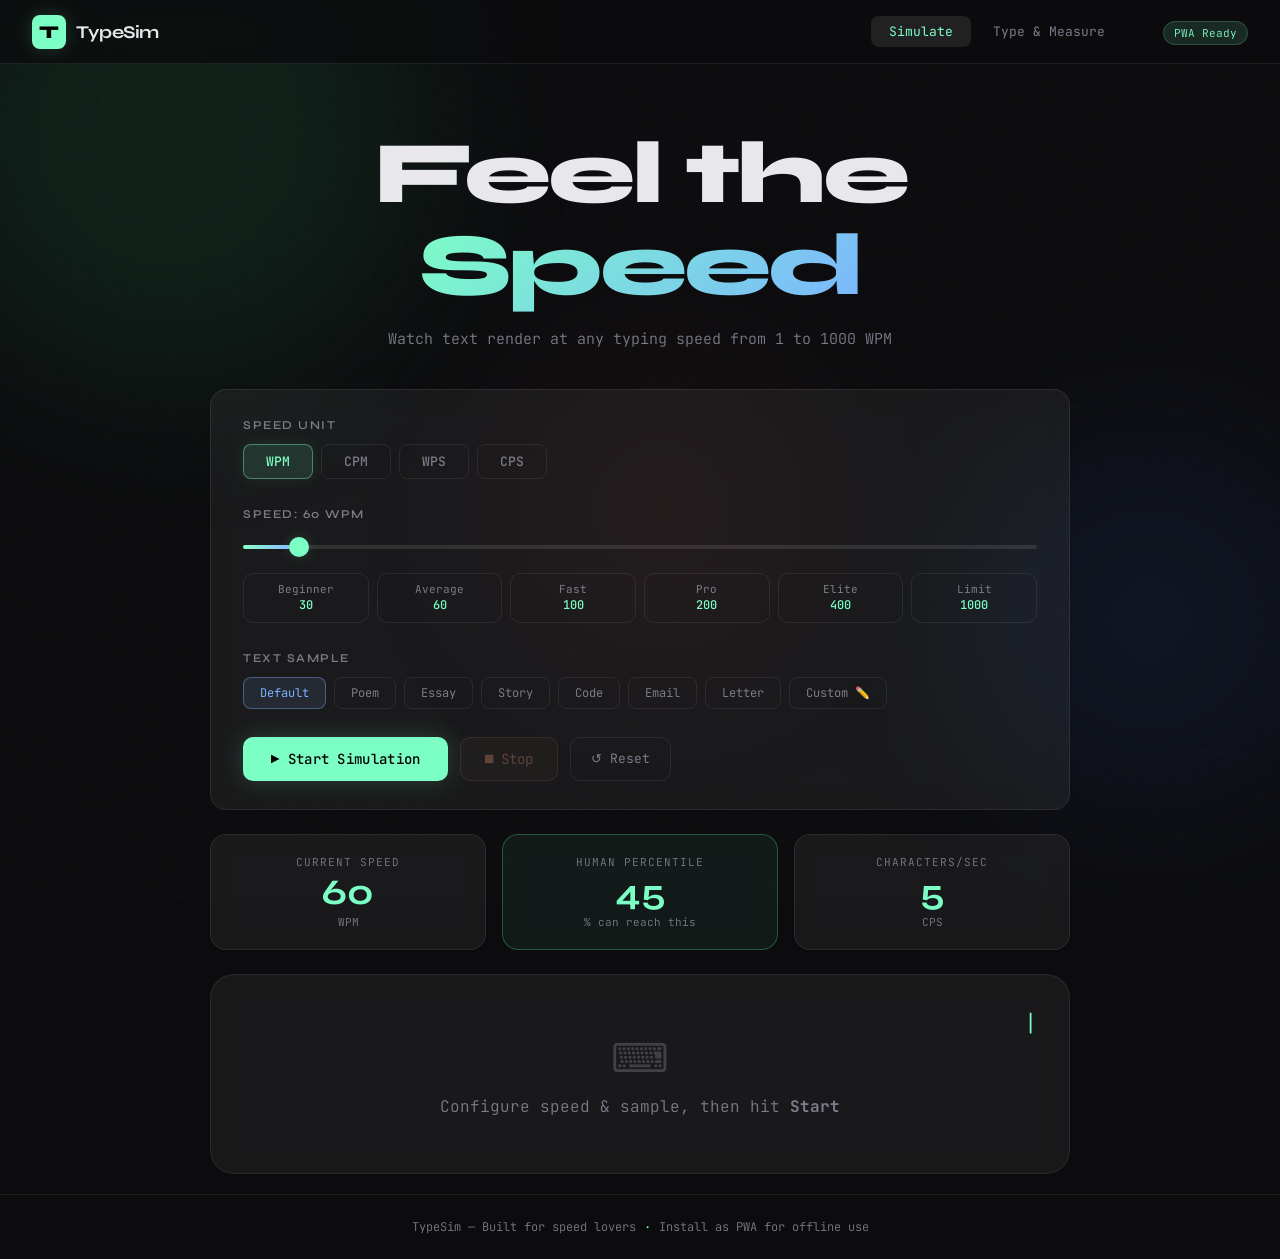
<file: index.html>
<!DOCTYPE html>
<html lang="en">
<head>
  <meta charset="UTF-8" />
  <meta name="viewport" content="width=device-width, initial-scale=1.0" />
  <title>TypeSim — Feel the Speed</title>
  <meta name="description" content="Simulate any typing speed and measure your own. Visual WPM, CPM, WPS, CPS simulator." />
  <meta name="theme-color" content="#0f0f0f" />
  <meta name="google-site-verification" content="-5QScHs_n0g-t5EAg67S8zWoS-ji0EHqELTJDpR5xDc" />
  <link rel="manifest" href="manifest.json" />
  <link rel="apple-touch-icon" href="icons/icon-192.png" />
  <link rel="preconnect" href="https://fonts.googleapis.com" />
  <link rel="preconnect" href="https://fonts.gstatic.com" crossorigin />
  <link href="https://fonts.googleapis.com/css2?family=Syne:wght@400;600;700;800&family=JetBrains+Mono:ital,wght@0,300;0,400;0,500;1,300&display=swap" rel="stylesheet" />
  <link rel="stylesheet" href="style.css" />
</head>
<body>
  <div class="grain"></div>
  <div class="bg-orbs">
    <div class="orb orb-1"></div>
    <div class="orb orb-2"></div>
    <div class="orb orb-3"></div>
  </div>

  <header class="header">
    <div class="logo">
      <span class="logo-mark">T</span>
      <span class="logo-text">TypeSim</span>
    </div>
    <nav class="tabs">
      <button class="tab active" data-tab="simulate">Simulate</button>
      <button class="tab" data-tab="type">Type & Measure</button>
    </nav>
    <div class="header-right">
      <span class="badge">PWA Ready</span>
    </div>
  </header>

  <!-- ───────────── SIMULATE TAB ───────────── -->
  <main id="tab-simulate" class="tab-content active">
    <section class="hero">
      <h1 class="hero-title">Feel the<br/><em>Speed</em></h1>
      <p class="hero-sub">Watch text render at any typing speed from 1 to 1000 WPM</p>
    </section>

    <div class="controls-panel glass">
      <!-- Speed Unit Selector -->
      <div class="control-group">
        <label class="control-label">Speed Unit</label>
        <div class="unit-selector">
          <button class="unit-btn active" data-unit="wpm">WPM</button>
          <button class="unit-btn" data-unit="cpm">CPM</button>
          <button class="unit-btn" data-unit="wps">WPS</button>
          <button class="unit-btn" data-unit="cps">CPS</button>
        </div>
      </div>

      <!-- Speed Slider -->
      <div class="control-group speed-group">
        <label class="control-label">Speed: <span id="speed-display">60</span> <span id="unit-label">WPM</span></label>
        <div class="slider-wrap">
          <input type="range" id="speed-slider" min="1" max="1000" value="60" step="1" />
          <div class="slider-track-fill" id="slider-fill"></div>
        </div>
        <div class="speed-presets">
          <button class="preset" data-speed="30">Beginner<br/><small>30</small></button>
          <button class="preset" data-speed="60">Average<br/><small>60</small></button>
          <button class="preset" data-speed="100">Fast<br/><small>100</small></button>
          <button class="preset" data-speed="200">Pro<br/><small>200</small></button>
          <button class="preset" data-speed="400">Elite<br/><small>400</small></button>
          <button class="preset" data-speed="1000">Limit<br/><small>1000</small></button>
        </div>
      </div>

      <!-- Text Sample Selector -->
      <div class="control-group">
        <label class="control-label">Text Sample</label>
        <div class="sample-grid">
          <button class="sample-btn active" data-sample="default">Default</button>
          <button class="sample-btn" data-sample="poem">Poem</button>
          <button class="sample-btn" data-sample="essay">Essay</button>
          <button class="sample-btn" data-sample="story">Story</button>
          <button class="sample-btn" data-sample="code">Code</button>
          <button class="sample-btn" data-sample="email">Email</button>
          <button class="sample-btn" data-sample="letter">Letter</button>
          <button class="sample-btn" data-sample="custom">Custom ✏️</button>
        </div>
        <textarea id="custom-text-input" class="custom-textarea glass" placeholder="Type your custom text here…" style="display:none"></textarea>
      </div>

      <!-- Action Buttons -->
      <div class="action-row">
        <button id="sim-start" class="btn-primary">▶ Start Simulation</button>
        <button id="sim-stop" class="btn-secondary" disabled>■ Stop</button>
        <button id="sim-reset" class="btn-ghost">↺ Reset</button>
      </div>
    </div>

    <!-- Stats Bar -->
    <div class="stats-row">
      <div class="stat-card glass">
        <span class="stat-label">Current Speed</span>
        <span class="stat-value" id="sim-current">—</span>
        <span class="stat-unit" id="sim-current-unit">WPM</span>
      </div>
      <div class="stat-card glass highlight">
        <span class="stat-label">Human Percentile</span>
        <span class="stat-value" id="sim-percentile">—</span>
        <span class="stat-unit">% can reach this</span>
      </div>
      <div class="stat-card glass">
        <span class="stat-label">Characters/sec</span>
        <span class="stat-value" id="sim-cps">—</span>
        <span class="stat-unit">CPS</span>
      </div>
    </div>

    <!-- Simulation Screen -->
    <div class="sim-screen glass" id="sim-screen">
      <div class="sim-cursor-wrap">
        <div id="sim-text-output" class="sim-text"></div>
        <span class="sim-cursor" id="sim-cursor">|</span>
      </div>
      <div class="sim-idle" id="sim-idle">
        <div class="idle-icon">⌨</div>
        <p>Configure speed &amp; sample, then hit <strong>Start</strong></p>
      </div>
    </div>

    <!-- Speed Context -->
    <div class="context-bar glass" id="context-bar" style="display:none">
      <div class="context-text" id="context-text"></div>
    </div>
  </main>

  <!-- ───────────── TYPE & MEASURE TAB ───────────── -->
  <main id="tab-type" class="tab-content">
    <section class="hero small">
      <h1 class="hero-title small">Measure Your<br/><em>Fingers</em></h1>
      <p class="hero-sub">Start typing in the box — see your live speed stats</p>
    </section>

    <div class="measure-layout">
      <div class="measure-stats">
        <div class="live-stat glass">
          <div class="live-stat-label">Current</div>
          <div class="live-stat-value" id="live-current">0</div>
          <div class="live-stat-unit">WPM</div>
        </div>
        <div class="live-stat glass accent">
          <div class="live-stat-label">Average</div>
          <div class="live-stat-value" id="live-avg">0</div>
          <div class="live-stat-unit">WPM</div>
        </div>
        <div class="live-stat glass">
          <div class="live-stat-label">Peak</div>
          <div class="live-stat-value" id="live-max">0</div>
          <div class="live-stat-unit">WPM</div>
        </div>
        <div class="live-stat glass">
          <div class="live-stat-label">CPM</div>
          <div class="live-stat-value" id="live-cpm">0</div>
          <div class="live-stat-unit">chars/min</div>
        </div>
        <div class="live-stat glass">
          <div class="live-stat-label">Chars Typed</div>
          <div class="live-stat-value" id="live-chars">0</div>
          <div class="live-stat-unit">total</div>
        </div>
        <div class="live-stat glass">
          <div class="live-stat-label">Time</div>
          <div class="live-stat-value" id="live-time">0</div>
          <div class="live-stat-unit">seconds</div>
        </div>
      </div>

      <div class="measure-right">
        <div class="measure-prompt glass" id="measure-prompt">
          <p>Start typing below to begin measuring…</p>
        </div>
        <textarea id="measure-input" class="measure-textarea glass" placeholder="Start typing here… your speed will appear instantly" spellcheck="false" autocomplete="off" autocorrect="off" autocapitalize="off"></textarea>

        <!-- Speed Graph -->
        <div class="graph-wrap glass">
          <div class="graph-label">Speed over time (WPM)</div>
          <canvas id="speed-graph" height="80"></canvas>
        </div>

        <div class="measure-review glass" id="measure-review" style="display:none">
          <div class="review-icon" id="review-icon">🏃</div>
          <div class="review-text" id="review-text"></div>
          <div class="review-sub" id="review-sub"></div>
        </div>

        <button id="measure-reset" class="btn-ghost" style="margin-top:12px">↺ Reset Measurement</button>
      </div>
    </div>
  </main>

  <footer class="footer">
    <span>TypeSim — Built for speed lovers</span>
    <span class="footer-dot">·</span>
    <span>Install as PWA for offline use</span>
  </footer>

  <script src="app.js"></script>
</body>
</html>
</file>
<file: style.css>
/* ─────────────────────────────────────────
   TypeSim — style.css
   Aesthetic: Dark organic / Spotify-Notion fusion
   Fonts: Syne (display) + JetBrains Mono (body/code)
───────────────────────────────────────── */

:root {
  --bg:        #0c0c0e;
  --bg-2:      #141418;
  --surface:   rgba(255,255,255,0.055);
  --surface-h: rgba(255,255,255,0.09);
  --border:    rgba(255,255,255,0.08);
  --border-h:  rgba(255,255,255,0.16);
  --text:      #e8e8ec;
  --text-muted:#7c7c8a;
  --accent:    #7cffc4;
  --accent-2:  #7cb4ff;
  --accent-3:  #ff9f7c;
  --glow:      rgba(124,255,196,0.18);
  --glow-2:    rgba(124,180,255,0.14);
  --radius:    16px;
  --radius-sm: 10px;
  --radius-lg: 24px;
  --transition: 0.22s cubic-bezier(0.4,0,0.2,1);
  --font-display: 'Syne', sans-serif;
  --font-mono:    'JetBrains Mono', monospace;
}

*, *::before, *::after { box-sizing: border-box; margin: 0; padding: 0; }

html { scroll-behavior: smooth; }

body {
  background: var(--bg);
  color: var(--text);
  font-family: var(--font-mono);
  font-weight: 300;
  min-height: 100vh;
  overflow-x: hidden;
  position: relative;
}

/* ── Grain overlay ── */
.grain {
  position: fixed; inset: 0; z-index: 1; pointer-events: none;
  background-image: url("data:image/svg+xml,%3Csvg viewBox='0 0 256 256' xmlns='http://www.w3.org/2000/svg'%3E%3Cfilter id='noise'%3E%3CfeTurbulence type='fractalNoise' baseFrequency='0.9' numOctaves='4' stitchTiles='stitch'/%3E%3C/filter%3E%3Crect width='100%25' height='100%25' filter='url(%23noise)' opacity='0.04'/%3E%3C/svg%3E");
  opacity: 0.5;
}

/* ── Background orbs ── */
.bg-orbs { position: fixed; inset: 0; z-index: 0; pointer-events: none; overflow: hidden; }
.orb {
  position: absolute; border-radius: 50%;
  filter: blur(80px); opacity: 0.25;
  animation: drift 18s ease-in-out infinite alternate;
}
.orb-1 { width: 500px; height: 500px; background: #1a5c3a; top: -120px; left: -80px; animation-duration: 20s; }
.orb-2 { width: 380px; height: 380px; background: #1a2e5c; bottom: 10%; right: -60px; animation-duration: 15s; animation-delay: -5s; }
.orb-3 { width: 300px; height: 300px; background: #3d1a1a; top: 40%; left: 40%; animation-duration: 25s; animation-delay: -10s; }

@keyframes drift {
  from { transform: translate(0, 0) scale(1); }
  to   { transform: translate(40px, 30px) scale(1.08); }
}

/* ── Layout ── */
.header {
  position: sticky; top: 0; z-index: 100;
  display: flex; align-items: center; gap: 24px;
  padding: 0 32px; height: 64px;
  background: rgba(12,12,14,0.85);
  backdrop-filter: blur(20px) saturate(1.5);
  border-bottom: 1px solid var(--border);
}

.logo { display: flex; align-items: center; gap: 10px; }
.logo-mark {
  width: 34px; height: 34px;
  background: var(--accent); color: #000;
  border-radius: 8px;
  display: grid; place-items: center;
  font-family: var(--font-display); font-weight: 800; font-size: 18px;
  box-shadow: 0 0 20px var(--glow);
}
.logo-text { font-family: var(--font-display); font-weight: 700; font-size: 18px; letter-spacing: -0.5px; }

.tabs { display: flex; gap: 4px; margin-left: auto; }
.tab {
  font-family: var(--font-mono); font-size: 13px; font-weight: 400;
  padding: 7px 18px; border-radius: 8px; border: none;
  background: transparent; color: var(--text-muted); cursor: pointer;
  transition: var(--transition);
}
.tab:hover { color: var(--text); background: var(--surface); }
.tab.active { background: var(--surface-h); color: var(--accent); }

.header-right { margin-left: 16px; }
.badge {
  font-size: 11px; padding: 4px 10px; border-radius: 20px;
  background: rgba(124,255,196,0.12); color: var(--accent);
  border: 1px solid rgba(124,255,196,0.2);
  font-family: var(--font-mono);
}

/* ── Tab system ── */
.tab-content { display: none; position: relative; z-index: 2; }
.tab-content.active { display: block; }

/* ── Hero ── */
.hero {
  text-align: center; padding: 64px 32px 40px;
}
.hero.small { padding: 40px 32px 24px; }
.hero-title {
  font-family: var(--font-display); font-weight: 800; font-size: clamp(44px, 7vw, 88px);
  line-height: 1.05; letter-spacing: -3px; margin-bottom: 16px;
}
.hero-title em {
  font-style: normal;
  background: linear-gradient(135deg, var(--accent), var(--accent-2));
  -webkit-background-clip: text; -webkit-text-fill-color: transparent;
  background-clip: text;
}
.hero-title.small { font-size: clamp(32px, 5vw, 56px); }
.hero-sub { color: var(--text-muted); font-size: 15px; font-weight: 300; }

/* ── Glass card ── */
.glass {
  background: var(--surface);
  border: 1px solid var(--border);
  backdrop-filter: blur(12px);
  border-radius: var(--radius);
}

/* ── Controls Panel ── */
.controls-panel {
  max-width: 860px; margin: 0 auto 24px;
  padding: 28px 32px; display: flex; flex-direction: column; gap: 28px;
}

.control-group { display: flex; flex-direction: column; gap: 12px; }
.control-label {
  font-family: var(--font-display); font-size: 12px; font-weight: 600;
  text-transform: uppercase; letter-spacing: 1.5px; color: var(--text-muted);
}

/* Unit selector */
.unit-selector { display: flex; gap: 8px; flex-wrap: wrap; }
.unit-btn {
  font-family: var(--font-mono); font-size: 13px; font-weight: 500;
  padding: 8px 22px; border-radius: 8px;
  border: 1px solid var(--border);
  background: transparent; color: var(--text-muted); cursor: pointer;
  transition: var(--transition);
}
.unit-btn:hover { border-color: var(--border-h); color: var(--text); }
.unit-btn.active {
  background: rgba(124,255,196,0.12); border-color: rgba(124,255,196,0.4);
  color: var(--accent); box-shadow: 0 0 16px rgba(124,255,196,0.1);
}

/* Slider */
.slider-wrap { position: relative; height: 28px; display: flex; align-items: center; }
input[type=range] {
  -webkit-appearance: none; appearance: none;
  width: 100%; height: 4px; border-radius: 4px;
  background: rgba(255,255,255,0.1);
  outline: none; cursor: pointer; position: relative; z-index: 2;
}
input[type=range]::-webkit-slider-thumb {
  -webkit-appearance: none; appearance: none;
  width: 20px; height: 20px; border-radius: 50%;
  background: var(--accent); cursor: pointer;
  box-shadow: 0 0 12px var(--glow);
  transition: transform 0.15s;
}
input[type=range]::-webkit-slider-thumb:hover { transform: scale(1.25); }
input[type=range]::-moz-range-thumb {
  width: 20px; height: 20px; border-radius: 50%; border: none;
  background: var(--accent); cursor: pointer;
  box-shadow: 0 0 12px var(--glow);
}
.slider-track-fill {
  position: absolute; left: 0; top: 50%; transform: translateY(-50%);
  height: 4px; border-radius: 4px;
  background: linear-gradient(90deg, var(--accent), var(--accent-2));
  pointer-events: none; z-index: 1;
}

.speed-presets { display: flex; gap: 8px; flex-wrap: wrap; }
.preset {
  flex: 1; min-width: 70px; text-align: center;
  font-family: var(--font-mono); font-size: 11px; line-height: 1.4;
  padding: 8px 6px; border-radius: var(--radius-sm);
  border: 1px solid var(--border);
  background: transparent; color: var(--text-muted); cursor: pointer;
  transition: var(--transition);
}
.preset:hover { border-color: var(--border-h); color: var(--text); background: var(--surface-h); }
.preset small { display: block; color: var(--accent); font-size: 12px; font-weight: 500; }

/* Sample grid */
.sample-grid { display: flex; gap: 8px; flex-wrap: wrap; }
.sample-btn {
  font-family: var(--font-mono); font-size: 12px;
  padding: 7px 16px; border-radius: 8px;
  border: 1px solid var(--border);
  background: transparent; color: var(--text-muted); cursor: pointer;
  transition: var(--transition);
}
.sample-btn:hover { border-color: var(--border-h); color: var(--text); }
.sample-btn.active {
  background: rgba(124,180,255,0.1); border-color: rgba(124,180,255,0.4);
  color: var(--accent-2);
}
.custom-textarea {
  width: 100%; min-height: 100px; padding: 14px 16px;
  font-family: var(--font-mono); font-size: 13px; color: var(--text);
  background: var(--surface); border: 1px solid var(--border);
  border-radius: var(--radius-sm); resize: vertical; outline: none;
  transition: border-color var(--transition);
  margin-top: 8px;
}
.custom-textarea:focus { border-color: var(--border-h); }

/* Action row */
.action-row { display: flex; gap: 12px; flex-wrap: wrap; }
.btn-primary {
  font-family: var(--font-mono); font-size: 14px; font-weight: 500;
  padding: 12px 28px; border-radius: 10px; border: none; cursor: pointer;
  background: var(--accent); color: #000;
  box-shadow: 0 0 24px var(--glow);
  transition: var(--transition); letter-spacing: 0.3px;
}
.btn-primary:hover { transform: translateY(-2px); box-shadow: 0 0 36px var(--glow); }
.btn-primary:disabled { opacity: 0.4; pointer-events: none; }
.btn-secondary {
  font-family: var(--font-mono); font-size: 14px;
  padding: 12px 24px; border-radius: 10px;
  border: 1px solid rgba(255,159,124,0.4);
  background: rgba(255,159,124,0.1); color: var(--accent-3); cursor: pointer;
  transition: var(--transition);
}
.btn-secondary:hover { background: rgba(255,159,124,0.18); }
.btn-secondary:disabled { opacity: 0.3; pointer-events: none; }
.btn-ghost {
  font-family: var(--font-mono); font-size: 13px;
  padding: 12px 20px; border-radius: 10px;
  border: 1px solid var(--border);
  background: transparent; color: var(--text-muted); cursor: pointer;
  transition: var(--transition);
}
.btn-ghost:hover { border-color: var(--border-h); color: var(--text); }

/* ── Stats Row ── */
.stats-row {
  max-width: 860px; margin: 0 auto 24px;
  display: grid; grid-template-columns: repeat(3, 1fr); gap: 16px;
}
.stat-card {
  padding: 20px 24px; text-align: center; border-radius: var(--radius);
  transition: var(--transition);
}
.stat-card.highlight { border-color: rgba(124,255,196,0.25); background: rgba(124,255,196,0.06); }
.stat-label { display: block; font-size: 11px; color: var(--text-muted); letter-spacing: 1px; text-transform: uppercase; margin-bottom: 6px; }
.stat-value { display: block; font-family: var(--font-display); font-size: 36px; font-weight: 700; color: var(--accent); line-height: 1; }
.stat-unit  { display: block; font-size: 11px; color: var(--text-muted); margin-top: 4px; }

/* ── Simulation Screen ── */
.sim-screen {
  max-width: 860px; margin: 0 auto 20px;
  min-height: 200px; padding: 32px;
  position: relative; overflow: hidden;
  border-radius: var(--radius-lg);
}
.sim-cursor-wrap { display: flex; align-items: flex-start; flex-wrap: wrap; min-height: 80px; }
.sim-text {
  font-family: var(--font-mono); font-size: 18px; line-height: 1.7;
  color: var(--text); word-break: break-word; flex: 1;
  letter-spacing: 0.01em;
}
.sim-cursor {
  display: inline-block; color: var(--accent);
  font-size: 22px; line-height: 1.5;
  animation: blink 1s step-end infinite;
  margin-left: 1px;
}
@keyframes blink { 0%,100%{opacity:1} 50%{opacity:0} }

.sim-idle {
  position: absolute; inset: 0; display: flex; flex-direction: column;
  align-items: center; justify-content: center; gap: 12px;
  color: var(--text-muted);
}
.idle-icon { font-size: 40px; opacity: 0.4; animation: float 3s ease-in-out infinite; }
@keyframes float { 0%,100%{transform:translateY(0)} 50%{transform:translateY(-8px)} }

/* Context bar */
.context-bar {
  max-width: 860px; margin: 0 auto 32px;
  padding: 16px 24px;
  border-left: 3px solid var(--accent);
  border-radius: 0 var(--radius) var(--radius) 0;
  animation: slideIn 0.3s ease;
}
@keyframes slideIn { from{opacity:0;transform:translateY(8px)} to{opacity:1;transform:none} }
.context-text { font-size: 13px; color: var(--text-muted); line-height: 1.6; }
.context-text strong { color: var(--accent); }

/* ── Measure Tab ── */
.measure-layout {
  max-width: 1000px; margin: 0 auto 40px;
  padding: 0 32px;
  display: grid; grid-template-columns: 220px 1fr; gap: 24px;
}
.measure-stats { display: flex; flex-direction: column; gap: 12px; }
.live-stat {
  padding: 16px 18px; border-radius: var(--radius);
  text-align: center; transition: var(--transition);
}
.live-stat.accent { border-color: rgba(124,255,196,0.3); background: rgba(124,255,196,0.07); }
.live-stat-label { font-size: 10px; text-transform: uppercase; letter-spacing: 1px; color: var(--text-muted); margin-bottom: 4px; }
.live-stat-value {
  font-family: var(--font-display); font-weight: 700; font-size: 28px;
  color: var(--accent); line-height: 1;
  transition: transform 0.1s ease;
}
.live-stat.accent .live-stat-value { font-size: 34px; }
.live-stat-unit { font-size: 10px; color: var(--text-muted); margin-top: 3px; }

.measure-right { display: flex; flex-direction: column; gap: 16px; }
.measure-prompt {
  padding: 18px 20px; border-radius: var(--radius); min-height: 60px;
  font-size: 14px; color: var(--text-muted); line-height: 1.6;
}
.measure-textarea {
  width: 100%; min-height: 140px; padding: 18px 20px;
  font-family: var(--font-mono); font-size: 15px; color: var(--text);
  background: var(--surface); border: 1px solid var(--border);
  border-radius: var(--radius); resize: vertical; outline: none;
  transition: border-color var(--transition); line-height: 1.6;
}
.measure-textarea:focus { border-color: rgba(124,255,196,0.4); box-shadow: 0 0 0 3px rgba(124,255,196,0.06); }

/* Graph */
.graph-wrap { padding: 16px 20px; border-radius: var(--radius); }
.graph-label { font-size: 11px; color: var(--text-muted); letter-spacing: 1px; text-transform: uppercase; margin-bottom: 10px; }
canvas#speed-graph { width: 100%; display: block; }

/* Review Card */
.measure-review {
  padding: 20px 24px; border-radius: var(--radius);
  display: flex; flex-direction: column; gap: 6px;
  border-color: rgba(124,255,196,0.2); background: rgba(124,255,196,0.05);
  animation: slideIn 0.3s ease;
}
.review-icon { font-size: 28px; }
.review-text { font-family: var(--font-display); font-size: 16px; font-weight: 600; color: var(--text); }
.review-sub { font-size: 13px; color: var(--text-muted); line-height: 1.6; }

/* ── Footer ── */
.footer {
  position: relative; z-index: 2;
  text-align: center; padding: 24px 32px;
  font-size: 12px; color: var(--text-muted);
  border-top: 1px solid var(--border);
  display: flex; justify-content: center; align-items: center; gap: 8px;
}
.footer-dot { color: var(--accent); }

/* ── Responsive ── */
@media (max-width: 700px) {
  .header { padding: 0 16px; gap: 12px; }
  .logo-text { display: none; }
  .controls-panel { padding: 20px 16px; margin: 0 16px 20px; }
  .stats-row { grid-template-columns: 1fr; margin: 0 16px 20px; }
  .sim-screen { margin: 0 16px 20px; }
  .context-bar { margin: 0 16px 24px; }
  .hero { padding: 40px 16px 28px; }
  .measure-layout { grid-template-columns: 1fr; padding: 0 16px; }
  .measure-stats { display: grid; grid-template-columns: repeat(3,1fr); }
  .live-stat.accent .live-stat-value { font-size: 22px; }
  .badge { display: none; }
}

/* ── Number pop animation (JS triggered) ── */
@keyframes numPop {
  0%   { transform: scale(1); }
  40%  { transform: scale(1.18); }
  100% { transform: scale(1); }
}
.num-pop { animation: numPop 0.2s ease; }
</file>
